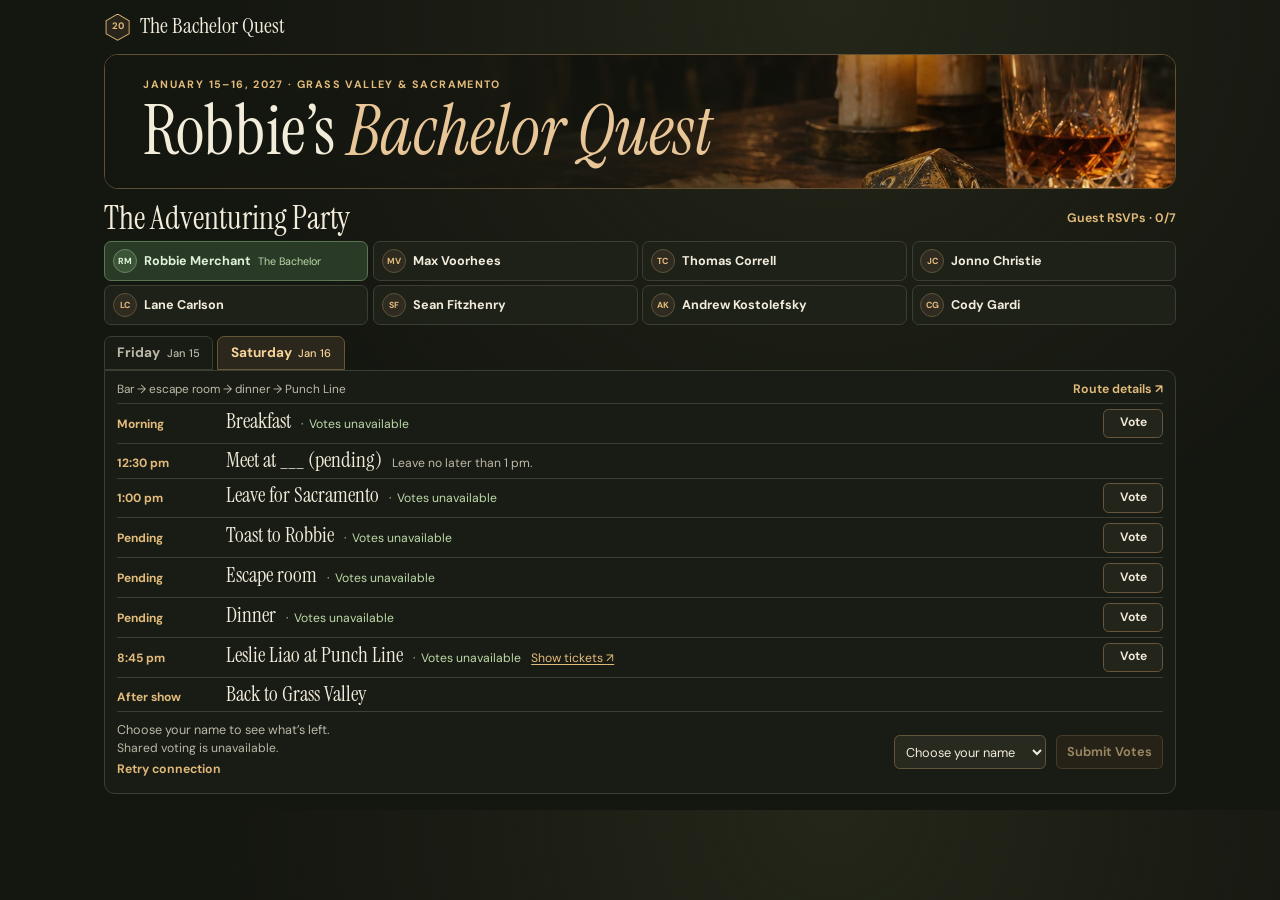
<file: index.html>
<!doctype html>
<html lang="en">
  <head>
    <meta charset="utf-8">
    <meta name="viewport" content="width=device-width, initial-scale=1">
    <meta name="description" content="The roster, schedule, and calling cards for Robbie Merchant’s bachelor weekend.">
    <title>Robbie’s Bachelor Quest</title>
    <link rel="preconnect" href="https://fonts.googleapis.com">
    <link rel="preconnect" href="https://fonts.gstatic.com" crossorigin>
    <link href="https://fonts.googleapis.com/css2?family=DM+Sans:wght@400;500;600;700&family=Instrument+Serif:ital@0;1&display=swap" rel="stylesheet">
    <link rel="stylesheet" href="bachelor-party.css?v=20261116c">
    <script src="bachelor-party-config.js" defer></script>
    <script src="bachelor-party.js?v=20261115s" defer></script>
    <script src="calling-cards.js?v=20261117a" defer></script>
  </head>
  <body>
    <a class="skip-link" href="#main">Skip to content</a>
    <header class="site-header shell">
      <span class="brand"><span class="brand-die" aria-hidden="true">20</span> The Bachelor Quest</span>
    </header>

    <main class="shell dashboard" id="main" data-view="party">
      <section class="hero" aria-labelledby="page-title">
        <img class="hero-image" src="assets/tavern-hero.webp" width="1536" height="1024" alt="" fetchpriority="high">
        <div class="hero-content">
          <p class="eyebrow">January 15–16, 2027 · Grass Valley &amp; Sacramento</p>
          <h1 id="page-title">Robbie’s <em>Bachelor Quest</em></h1>
        </div>
      </section>

      <section class="party-section" id="party" aria-labelledby="party-title">
        <div class="section-heading">
          <h2 id="party-title">The Adventuring Party</h2>
          <button class="quiet-button" type="button" data-open-dialog="rsvps" data-rsvp-summary>Guest RSVPs</button>
        </div>
        <ul class="party-roster" data-response-list></ul>
      </section>

      <section class="schedule" id="schedule" aria-label="Weekend schedule">
        <div class="schedule-navigation">
          <button class="party-tab" type="button" data-show-party aria-controls="party" aria-pressed="true">The Party</button>
          <div class="schedule-tabs" role="tablist" aria-label="Weekend schedule">
            <button id="friday-tab" type="button" role="tab" aria-selected="false" aria-controls="friday" tabindex="-1">Friday <span>Jan 15</span></button>
            <button id="saturday-tab" type="button" role="tab" aria-selected="true" aria-controls="saturday">Saturday <span>Jan 16</span></button>
          </div>
        </div>

        <div class="schedule-panel" id="friday" role="tabpanel" aria-labelledby="friday-tab" tabindex="0" hidden>
          <div class="schedule-caption"><span>Grass Valley</span></div>
          <ol class="timeline">
            <li>
              <span class="timeline-time">Afternoon</span>
              <div class="timeline-stop"><h3>Arrive at base camp</h3></div>
            </li>
            <li>
              <time class="timeline-time" datetime="16:00">4:00 pm</time>
              <div class="timeline-stop">
                <h3>Grass Valley Brewing Co.</h3>
                <a href="https://www.gvbrew.com/menus-1" target="_blank" rel="noopener">Brewery menu <span aria-hidden="true">↗</span></a>
              </div>
            </li>
            <li>
              <time class="timeline-time" datetime="18:00">6:00 pm</time>
              <div class="timeline-stop">
                <h3>D&amp;D at base camp</h3>
                <p class="vote-summary" data-vote-summary="dndHost"></p>
              </div>
              <button class="button button-outline timeline-vote" type="button" data-open-dialog="dnd-host" aria-label="Vote on hosting Friday’s D&amp;D game" aria-haspopup="dialog">Vote</button>
            </li>
          </ol>
        </div>

        <div class="schedule-panel" id="saturday" role="tabpanel" aria-labelledby="saturday-tab" tabindex="0">
          <div class="schedule-caption">
            <span>Bar → escape room → dinner → Punch Line</span>
            <button class="quiet-button" type="button" data-open-dialog="route">Route details <span aria-hidden="true">↗</span></button>
          </div>
          <ol class="timeline">
            <li>
              <span class="timeline-time">Morning</span>
              <div class="timeline-stop">
                <h3>Breakfast</h3>
                <p class="vote-summary" data-vote-summary="breakfast"></p>
              </div>
              <button class="button button-outline timeline-vote" type="button" data-open-dialog="breakfast" aria-label="Vote on Bubba’s Bagels" aria-haspopup="dialog">Vote</button>
            </li>
            <li>
              <time class="timeline-time" datetime="12:30">12:30 pm</time>
              <div class="timeline-stop"><h3>Meet at ___ (pending)</h3><p>Leave no later than 1 pm.</p></div>
            </li>
            <li id="calling-cards">
              <time class="timeline-time" datetime="13:00">1:00 pm</time>
              <div class="timeline-stop">
                <h3>Leave for Sacramento</h3>
                <p class="vote-summary" data-driver-count></p>
              </div>
              <button class="button button-outline timeline-vote" type="button" data-open-dialog="transportation" aria-label="Vote on transportation" aria-haspopup="dialog">Vote</button>
            </li>
            <li>
              <span class="timeline-time">Pending</span>
              <div class="timeline-stop">
                <h3>Toast to Robbie</h3>
                <p class="vote-summary" data-vote-summary="bar"></p>
              </div>
              <button class="button button-outline timeline-vote" type="button" data-open-ballot="bar" aria-label="Vote for a bar" aria-haspopup="dialog">Vote</button>
            </li>
            <li>
              <span class="timeline-time">Pending</span>
              <div class="timeline-stop">
                <h3>Escape room</h3>
                <p class="vote-summary" data-vote-summary="room"></p>
              </div>
              <button class="button button-outline timeline-vote" type="button" data-open-ballot="room" aria-label="Vote for an escape room location" aria-haspopup="dialog">Vote</button>
            </li>
            <li>
              <span class="timeline-time">Pending</span>
              <div class="timeline-stop">
                <h3>Dinner</h3>
                <p class="vote-summary" data-vote-summary="dinner"></p>
              </div>
              <button class="button button-outline timeline-vote" type="button" data-open-ballot="dinner" aria-label="Vote for dinner" aria-haspopup="dialog">Vote</button>
            </li>
            <li>
              <time class="timeline-time" datetime="20:45">8:45 pm</time>
              <div class="timeline-stop">
                <h3>Leslie Liao at Punch Line</h3>
                <p class="vote-summary" data-vote-summary="seating"></p>
                <a href="https://www.ticketmaster.com/leslie-liao-sacramento-california-01-16-2027/event/1C006543E18B42C7" target="_blank" rel="noopener">Show tickets <span aria-hidden="true">↗</span></a>
              </div>
              <button class="button button-outline timeline-vote" type="button" data-open-dialog="seating-voting" aria-label="Vote on seating" aria-haspopup="dialog">Vote</button>
            </li>
            <li>
              <span class="timeline-time">After show</span>
              <div class="timeline-stop"><h3>Back to Grass Valley</h3></div>
            </li>
          </ol>
          <div class="plan-submission" data-ballot-panel="submission">
            <div class="submission-status">
              <p id="plan-progress" data-plan-progress role="status">Choose your name to see what’s left.</p>
              <p class="vote-message" data-plan-tally></p>
              <p class="vote-message" data-ballot-status="submission" role="status"></p>
              <button class="quiet-button" type="button" data-ballot-retry hidden>Retry connection</button>
            </div>
            <div class="submission-controls">
              <label class="sr-only" for="submission-guest">Your calling card</label>
              <select id="submission-guest" data-ballot-guest><option value="">Choose your name</option></select>
              <button class="button button-choice" type="button" data-plan-submit aria-describedby="plan-progress" disabled>Submit Votes</button>
            </div>
          </div>
        </div>
      </section>
    </main>

    <dialog id="venue-voting" class="venue-dialog" aria-labelledby="venue-ballot-title" data-ballot-panel="venue">
      <div class="dialog-header">
        <h2 id="venue-ballot-title" data-venue-ballot-title></h2>
        <form method="dialog"><button class="close-button" aria-label="Close ballot">×</button></form>
      </div>
      <div class="venue-identity">
        <label for="venue-guest">Your calling card</label>
        <select id="venue-guest" data-ballot-guest>
          <option value="">Choose your name</option>
        </select>
      </div>
      <article class="venue-card" aria-labelledby="venue-name">
        <div class="venue-heading">
          <p class="eyebrow" data-venue-type></p>
          <h3 id="venue-name" data-venue-name></h3>
        </div>
        <div class="venue-front" data-venue-front>
          <p class="venue-address" data-venue-address></p>
          <p class="venue-short" data-venue-short></p>
        </div>
        <div class="venue-snapshot" id="venue-snapshot" hidden>
          <div class="venue-photos" data-venue-photos></div>
          <p data-venue-theme></p>
          <div class="venue-links" data-room-links hidden></div>
          <dl class="bar-routes" aria-label="Travel times from the bars" data-bar-routes hidden></dl>
          <div class="venue-links">
            <a data-venue-site target="_blank" rel="noopener">Venue details <span aria-hidden="true">↗</span></a>
            <a data-venue-booking target="_blank" rel="noopener" hidden>Check times <span aria-hidden="true">↗</span></a>
            <a data-venue-credit target="_blank" rel="noopener">Photo sources <span aria-hidden="true">↗</span></a>
            <a data-venue-directions target="_blank" rel="noopener" hidden>Route to Punch Line <span aria-hidden="true">↗</span></a>
          </div>
        </div>
        <div class="venue-actions">
          <button class="button button-outline" type="button" data-flip-card aria-expanded="false" aria-controls="venue-snapshot">Flip card <span aria-hidden="true">↻</span></button>
          <button class="button button-choice" type="button" data-vote="bar" data-choice="" aria-current="false" aria-disabled="true" data-venue-vote>Vote</button>
          <span class="venue-tally" data-venue-tally></span>
        </div>
      </article>
      <div class="deck-navigation" aria-label="Venue cards">
        <button class="button button-outline" type="button" data-deck-step="-1" aria-label="Previous venue">‹</button>
        <p role="status" data-deck-position></p>
        <button class="button button-outline" type="button" data-deck-step="1" aria-label="Next venue">›</button>
      </div>
      <div class="deck-footer">
        <p class="vote-message" role="status" data-ballot-status="venue"></p>
        <button class="quiet-button" type="button" data-vote="bar" data-choice="" data-clear-venue hidden>Clear choice</button>
        <button class="quiet-button" type="button" data-ballot-retry hidden>Retry connection</button>
      </div>
    </dialog>

    <dialog id="seating-voting" aria-labelledby="seating-ballot-title" data-ballot-panel="seating">
      <div class="dialog-header"><h2 id="seating-ballot-title">Vote on comedy seating</h2><form method="dialog"><button class="close-button" aria-label="Close seating ballot">×</button></form></div>
      <div class="venue-identity">
        <label for="seating-guest">Your calling card</label>
        <select id="seating-guest" data-ballot-guest>
          <option value="">Choose your name</option>
        </select>
      </div>
      <div class="dialog-copy">
        <p>Leslie Liao · Saturday, Jan 16 · Booking pending.</p>
        <p>Seven guests split eight tickets, covering Robbie’s. Quoted totals include fees and are before any tax.</p>
        <div class="poll-options" role="group" aria-label="Seating choices">
          <button class="button button-choice poll-option" type="button" data-vote="seating" data-choice="general" data-summary-label="General Seating" aria-pressed="false" aria-disabled="true">
            <strong>General Admission</strong>
            <span class="seating-price">$256.40 total for 8</span>
            <span>About $36.63 per payer</span>
            <span class="poll-tally" data-poll-tally></span>
          </button>
          <button class="button button-choice poll-option" type="button" data-vote="seating" data-choice="preferred" data-summary-label="Premium Seating" aria-pressed="false" aria-disabled="true">
            <strong>Preferred Premium Seating</strong>
            <span class="seating-price">$366.40 total for 8</span>
            <span>About $52.34 per payer</span>
            <span class="poll-tally" data-poll-tally></span>
          </button>
        </div>
        <p><strong>About $15.71 more per payer ($110 total)</strong> for the section closest to the stage. Both sections seat guests first come, first served. Specific seats and sitting together depend on availability.</p>
        <p>Line up together for the best chance of sitting together.</p>
        <details class="seating-map">
          <summary>View seating map</summary>
          <img src="assets/venues/punch-line-seating.webp" width="783" height="572" loading="lazy" alt="Punch Line seating map with the preferred section directly in front of the stage and general seating around it">
        </details>
        <p class="dialog-links">
          <a href="https://www.punchlinesac.com/visit" target="_blank" rel="noopener">Seating policy <span aria-hidden="true">↗</span></a>
          <a href="https://www.ticketmaster.com/leslie-liao-sacramento-california-01-16-2027/event/1C006543E18B42C7" target="_blank" rel="noopener">Show tickets <span aria-hidden="true">↗</span></a>
        </p>
      </div>
      <div class="deck-footer">
        <p class="vote-message" role="status" data-ballot-status="seating"></p>
        <button class="quiet-button" type="button" data-vote="seating" data-choice="" data-clear-seating hidden>Clear choice</button>
        <button class="quiet-button" type="button" data-ballot-retry hidden>Retry connection</button>
      </div>
    </dialog>

    <dialog id="route" aria-labelledby="route-title">
      <div class="dialog-header"><h2 id="route-title">Saturday route</h2><form method="dialog"><button class="close-button" aria-label="Close route details">×</button></form></div>
      <div class="dialog-copy">
        <p><strong>12:30 pm meetup.</strong> Location pending. Leave no later than 1 pm. Allow 75–90 minutes for the drive and parking.</p>
        <p><strong>Toast pending.</strong> Maple Room is a 20–25 minute walk to Enchambered. Take both cars from The Snug or Shady Lady to Enchambered, or from any bar to PanIQ.</p>
        <p><strong>Escape room pending.</strong> Confirm a slot for eight. Allow for travel, parking, and check-in 15 minutes before the room.</p>
        <p><strong>Dinner pending.</strong> Thai Terrace and Pier 50 Sushi are a short walk from Punch Line. Thai Terrace is next to Enchambered. From PanIQ, drive to dinner.</p>
        <p><strong>8:45 pm at Punch Line.</strong> 2100 Arden Way. Bring photo ID. Two beverages per guest, including alcohol-free options.</p>
        <p><strong>Weekend cap.</strong> $250 per person before restaurant tips. Seven guests split the escape room and Punch Line tickets to cover Robbie. The Punch Line ticket share is about $36.63 for general admission or $52.34 for preferred seating.</p>
        <p class="route-note">The map uses your votes or the first option for each stop. The escape room cards have walking or driving directions from each bar.</p>
        <p class="dialog-links">
          <a data-saturday-directions target="_blank" rel="noopener">Map the drive <span aria-hidden="true">↗</span></a>
          <a href="https://www.punchlinesac.com/visit" target="_blank" rel="noopener">Club policy <span aria-hidden="true">↗</span></a>
          <a href="https://www.openstreetmap.org/copyright" target="_blank" rel="noopener">© OpenStreetMap contributors <span aria-hidden="true">↗</span></a>
        </p>
      </div>
    </dialog>

    <dialog id="breakfast" aria-labelledby="breakfast-title" data-ballot-panel="breakfast">
      <div class="dialog-header"><h2 id="breakfast-title">Breakfast poll</h2><form method="dialog"><button class="close-button" aria-label="Close breakfast poll">×</button></form></div>
      <div class="venue-identity">
        <label for="breakfast-guest">Your calling card</label>
        <select id="breakfast-guest" data-ballot-guest><option value="">Choose your name</option></select>
      </div>
      <div class="dialog-copy">
        <div class="poll-options" role="group" aria-label="Breakfast choices">
          <button class="button button-choice poll-option" type="button" data-vote="breakfast" data-choice="bubbas" aria-pressed="false" aria-disabled="true">
            <strong>Bubba’s Bagels</strong><span class="poll-tally" data-poll-tally></span>
          </button>
          <button class="button button-choice poll-option" type="button" data-vote="breakfast" data-choice="own" aria-pressed="false" aria-disabled="true">
            <strong>I’ll get my own</strong><span class="poll-tally" data-poll-tally></span>
          </button>
        </div>
        <p>860 Sutton Way, Grass Valley · Saturday from 7 am · <a href="https://bubbas-bagels.com/" target="_blank" rel="noopener">Menu &amp; hours <span aria-hidden="true">↗</span></a></p>
        <div class="breakfast-order" data-breakfast-order hidden>
          <label for="breakfast-order">Your Bubba’s order</label>
          <textarea id="breakfast-order" rows="2" maxlength="400" placeholder="e.g. 1 everything bagel, toasted, with scallion cream cheese"></textarea>
        </div>
      </div>
      <div class="deck-footer">
        <p class="vote-message" role="status" data-ballot-status="breakfast"></p>
        <button class="quiet-button" type="button" data-vote="breakfast" data-choice="" data-clear-breakfast hidden>Clear choice</button>
        <button class="quiet-button" type="button" data-ballot-retry hidden>Retry connection</button>
      </div>
      <section class="breakfast-pickup" aria-labelledby="pickup-title">
        <h3 id="pickup-title">Bubba’s pickup list</h3>
        <p data-pickup-empty>No Bubba’s votes yet.</p>
        <dl data-pickup-orders></dl>
      </section>
    </dialog>

    <dialog id="dnd-host" aria-labelledby="dnd-host-title" data-ballot-panel="dndHost">
      <div class="dialog-header"><h2 id="dnd-host-title">Who can host D&amp;D?</h2><form method="dialog"><button class="close-button" aria-label="Close D&amp;D host poll">×</button></form></div>
      <div class="venue-identity">
        <label for="dnd-host-guest">Your calling card</label>
        <select id="dnd-host-guest" data-ballot-guest><option value="">Choose your name</option></select>
      </div>
      <div class="dialog-copy">
        <div class="poll-options" role="group" aria-label="Friday D&amp;D hosting availability">
          <button class="button button-choice poll-option" type="button" data-vote="dndHost" data-choice="host" data-summary-label="Can host" aria-pressed="false" aria-disabled="true">
            <strong>I can host</strong><span class="poll-tally" data-poll-tally></span>
          </button>
          <button class="button button-choice poll-option" type="button" data-vote="dndHost" data-choice="cant-host" data-summary-label="Can’t host" aria-pressed="false" aria-disabled="true">
            <strong>I can’t host</strong><span class="poll-tally" data-poll-tally></span>
          </button>
        </div>
        <dl class="roll-call">
          <dt>Can host</dt><dd data-roll-call="dndHost" data-choice="host"></dd>
          <dt>Can’t host</dt><dd data-roll-call="dndHost" data-choice="cant-host"></dd>
        </dl>
      </div>
      <div class="deck-footer">
        <p class="vote-message" role="status" data-ballot-status="dndHost"></p>
        <button class="quiet-button" type="button" data-vote="dndHost" data-choice="" hidden>Clear choice</button>
        <button class="quiet-button" type="button" data-ballot-retry hidden>Retry connection</button>
      </div>
    </dialog>

    <dialog id="transportation" aria-labelledby="transportation-title" data-ballot-panel="drive">
      <div class="dialog-header"><h2 id="transportation-title">Saturday transportation</h2><form method="dialog"><button class="close-button" aria-label="Close transportation vote">×</button></form></div>
      <div class="dialog-copy">
        <div><button class="button button-outline" type="button" data-choose-transport-guest>Choose your name</button></div>
        <div class="driver-choices" role="group" aria-label="Transportation choices" hidden>
          <label class="designated-driver"><input type="checkbox" data-designated-driver disabled> Designated Driver</label>
          <button class="button button-choice" type="button" data-vote="drive" data-choice="volunteer" data-car-offer aria-pressed="false" aria-disabled="true">We can take my car</button>
          <button class="button button-choice" type="button" data-vote="drive" data-choice="rider" aria-pressed="false" aria-disabled="true">I need a ride</button>
        </div>
      </div>
      <div class="deck-footer">
        <p class="vote-message" role="status" data-ballot-status="drive"></p>
        <button class="quiet-button" type="button" data-ballot-retry hidden>Retry connection</button>
      </div>
    </dialog>

    <dialog id="rsvps" aria-labelledby="rsvp-title">
      <div class="dialog-header"><h2 id="rsvp-title">Guest RSVPs</h2><form method="dialog"><button class="close-button" aria-label="Close guest RSVPs">×</button></form></div>
      <div class="dialog-copy" data-rsvp-details></div>
    </dialog>

  </body>
</html>
</file>
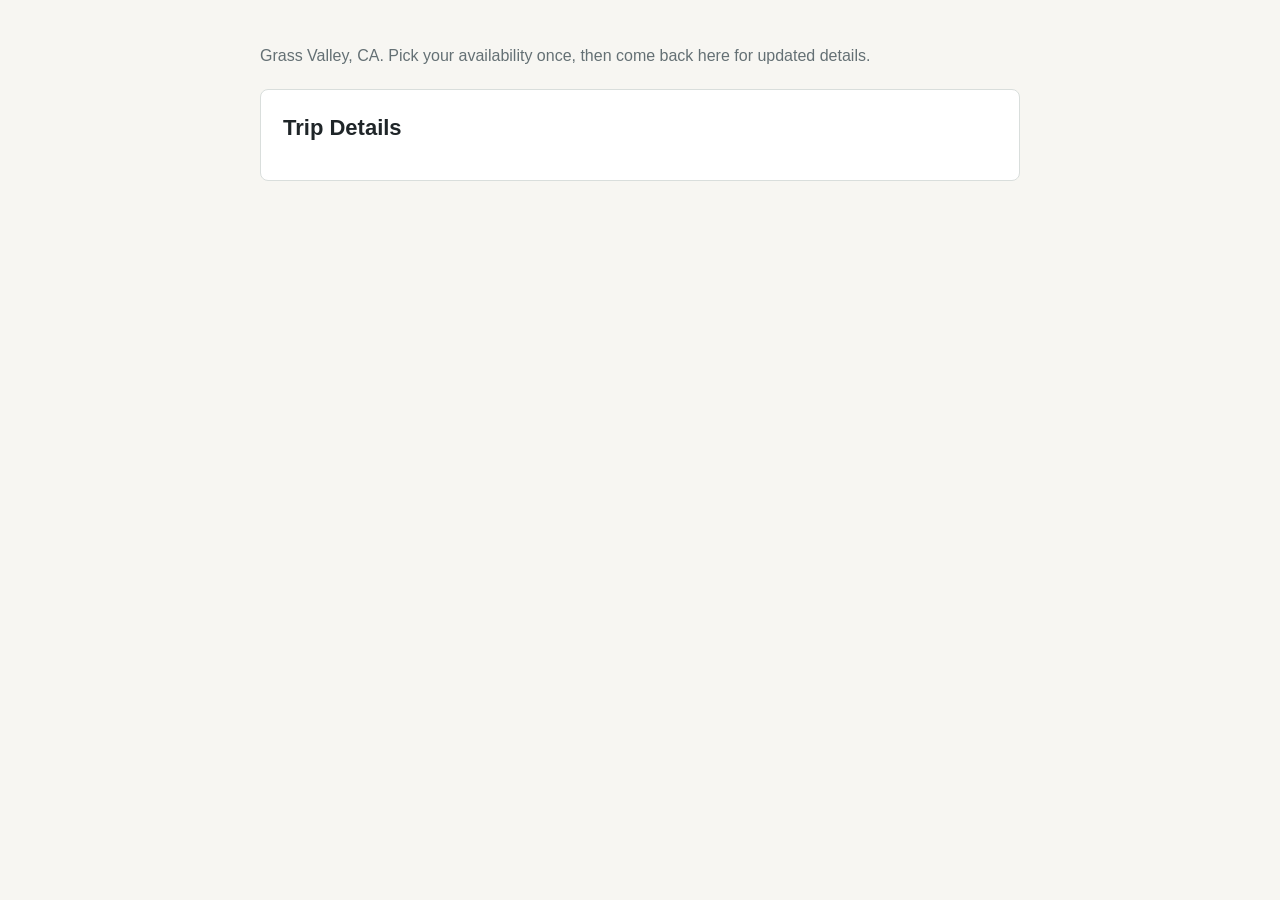
<file: google-form/web-app/Index.html>
<!doctype html>
<html>
  <head>
    <base target="_top">
    <meta name="viewport" content="width=device-width, initial-scale=1">
    <style>
      :root {
        color-scheme: light;
        --bg: #f7f6f2;
        --panel: #ffffff;
        --text: #1f2528;
        --muted: #647074;
        --line: #d9dedc;
        --accent: #245c4f;
        --accent-strong: #17463b;
        --danger: #9f2f2f;
        --success-bg: #e8f3ee;
      }

      * {
        box-sizing: border-box;
      }

      body {
        margin: 0;
        background: var(--bg);
        color: var(--text);
        font-family: Arial, Helvetica, sans-serif;
        line-height: 1.45;
      }

      main {
        width: min(760px, calc(100% - 32px));
        margin: 0 auto;
        padding: 36px 0 52px;
      }

      h1,
      h2,
      h3,
      p {
        margin-top: 0;
      }

      h1 {
        margin-bottom: 8px;
        font-size: clamp(30px, 7vw, 46px);
        letter-spacing: 0;
      }

      h2 {
        margin-bottom: 14px;
        font-size: 22px;
      }

      h3 {
        margin-bottom: 6px;
        font-size: 15px;
        text-transform: uppercase;
        letter-spacing: 0.06em;
      }

      .subtitle {
        margin-bottom: 22px;
        color: var(--muted);
        font-size: 16px;
      }

      .panel {
        margin-top: 18px;
        padding: 22px;
        background: var(--panel);
        border: 1px solid var(--line);
        border-radius: 8px;
      }

      .updates {
        display: grid;
        grid-template-columns: repeat(2, minmax(0, 1fr));
        gap: 12px;
      }

      .update-item {
        padding: 14px;
        border: 1px solid var(--line);
        border-radius: 8px;
        background: #fbfcfb;
      }

      .update-item p {
        margin-bottom: 10px;
        color: var(--muted);
      }

      .update-link {
        display: inline-flex;
        align-items: center;
        min-height: 38px;
        padding: 8px 12px;
        border-radius: 6px;
        background: var(--accent);
        color: #fff;
        font-weight: 700;
        text-decoration: none;
      }

      .update-link:hover,
      .update-link:focus {
        background: var(--accent-strong);
      }

      label {
        display: block;
        margin-bottom: 8px;
        font-weight: 700;
      }

      select,
      input,
      textarea {
        width: 100%;
        min-height: 46px;
        padding: 10px 12px;
        border: 1px solid #b7c1bd;
        border-radius: 6px;
        background: #fff;
        color: var(--text);
        font: inherit;
      }

      textarea {
        min-height: 104px;
        resize: vertical;
      }

      .field {
        margin-bottom: 16px;
      }

      .choices {
        display: grid;
        gap: 10px;
      }

      .choice {
        display: grid;
        grid-template-columns: 22px 1fr;
        gap: 10px;
        align-items: start;
        padding: 12px;
        border: 1px solid var(--line);
        border-radius: 8px;
        background: #fbfcfb;
        font-weight: 400;
      }

      .choice input {
        width: 18px;
        min-height: 18px;
        margin-top: 2px;
      }

      button {
        min-height: 46px;
        padding: 10px 16px;
        border: 0;
        border-radius: 6px;
        background: var(--accent);
        color: #fff;
        font: inherit;
        font-weight: 700;
        cursor: pointer;
      }

      button:hover,
      button:focus {
        background: var(--accent-strong);
      }

      button:disabled {
        cursor: wait;
        opacity: 0.7;
      }

      .locked {
        padding: 14px;
        border: 1px solid #b8d3c5;
        border-radius: 8px;
        background: var(--success-bg);
      }

      .error {
        margin: 12px 0 0;
        color: var(--danger);
        font-weight: 700;
      }

      .muted {
        color: var(--muted);
      }

      .identity-summary {
        margin-bottom: 16px;
        padding: 12px;
        border: 1px solid var(--line);
        border-radius: 8px;
        background: #fbfcfb;
      }

      .identity-summary p {
        margin-bottom: 4px;
      }

      .identity-summary p:last-child {
        margin-bottom: 0;
      }

      .hidden {
        display: none;
      }

      @media (max-width: 620px) {
        main {
          width: min(100% - 24px, 760px);
          padding-top: 24px;
        }

        .panel {
          padding: 16px;
        }

        .updates {
          grid-template-columns: 1fr;
        }
      }
    </style>
  </head>
  <body>
    <main>
      <h1><?= appTitle ?></h1>
      <p class="subtitle">Grass Valley, CA. Pick your availability once, then come back here for updated details.</p>

      <section class="panel">
        <h2>Trip Details</h2>
        <div id="updates" class="updates"></div>
      </section>

      <section id="identityPanel" class="panel hidden">
        <h2>Find Your Invite</h2>
        <div class="field">
          <label for="name">Your name</label>
          <select id="name"></select>
        </div>
        <button id="verifyButton" type="button">Continue</button>
        <p id="identityError" class="error hidden"></p>
      </section>

      <section id="rsvpPanel" class="panel hidden"></section>
    </main>

    <script>
      const INITIAL_TOKEN = <?!= JSON.stringify(initialToken || '') ?>;
      const RSVP_OPTIONS = [
        'Yes, I am in',
        'Maybe / depends on the date',
        'Sorry, I cannot make it'
      ];

      let config = null;
      let state = null;

      function setLoading(button, isLoading) {
        if (!button) {
          return;
        }

        button.disabled = isLoading;
        button.textContent = isLoading ? (button.dataset.loadingLabel || 'Saving...') : button.dataset.label;
      }

      function showError(elementId, message) {
        const element = document.getElementById(elementId);
        element.textContent = message;
        element.classList.remove('hidden');
      }

      function clearError(elementId) {
        const element = document.getElementById(elementId);
        element.textContent = '';
        element.classList.add('hidden');
      }

      function renderUpdates(updates) {
        const container = document.getElementById('updates');
        container.innerHTML = '';

        updates.forEach(function(update) {
          const item = document.createElement('article');
          item.className = 'update-item';
          item.innerHTML = '<h3></h3><p></p>';
          item.querySelector('h3').textContent = update.title;
          item.querySelector('p').textContent = update.detail || 'Will be updated after finalizing a weekend.';

          if (update.linkUrl) {
            const link = document.createElement('a');
            link.className = 'update-link';
            link.href = update.linkUrl;
            link.target = '_blank';
            link.rel = 'noopener noreferrer';
            link.textContent = update.linkLabel || 'Open link';
            item.appendChild(link);
          }

          container.appendChild(item);
        });
      }

      function renderIdentityPanel() {
        if (!config || !config.inviteeNames) {
          return;
        }

        const panel = document.getElementById('identityPanel');
        const select = document.getElementById('name');
        select.innerHTML = '';

        config.inviteeNames.forEach(function(name) {
          const option = document.createElement('option');
          option.value = name;
          option.textContent = name;
          select.appendChild(option);
        });

        panel.classList.remove('hidden');
      }

      function renderRsvpPanel(nextState) {
        state = nextState;
        renderUpdates(state.updates);

        const panel = document.getElementById('rsvpPanel');
        const response = state.response;
        document.getElementById('identityPanel').classList.add('hidden');
        panel.classList.remove('hidden');

        if (response) {
          panel.innerHTML = [
            '<h2>RSVP Saved</h2>',
            '<div class="locked">',
            '<p><strong>' + escapeHtml(state.invitee.name) + '</strong>, your RSVP has already been recorded. This section is now read-only.</p>',
            state.invitee.phone ? '<p><strong>Phone:</strong> ' + escapeHtml(state.invitee.phone) + '</p>' : '',
            '<p><strong>RSVP:</strong> ' + escapeHtml(response.rsvp) + '</p>',
            '<p><strong>Availability:</strong> ' + escapeHtml(response.availability.join('; ')) + '</p>',
            response.notes ? '<p><strong>Notes:</strong> ' + escapeHtml(response.notes) + '</p>' : '',
            '</div>'
          ].join('');
          return;
        }

        panel.innerHTML = [
          '<h2>RSVP</h2>',
          '<div class="identity-summary">',
          '<p><strong>Name:</strong> ' + escapeHtml(state.invitee.name) + '</p>',
          state.invitee.phone ? '<p><strong>Phone:</strong> ' + escapeHtml(state.invitee.phone) + '</p>' : '<p class="muted">No phone number is saved for this invitee yet.</p>',
          '</div>',
          '<div class="field">',
          '<label>RSVP</label>',
          '<div id="rsvpOptions" class="choices"></div>',
          '</div>',
          '<div class="field">',
          '<label>Which weekend(s) work for you?</label>',
          '<div id="availabilityOptions" class="choices"></div>',
          '</div>',
          '<div class="field">',
          '<label for="notes">Anything else the planner should know?</label>',
          '<textarea id="notes" placeholder="Travel constraints, timing notes, dietary restrictions, or other details."></textarea>',
          '</div>',
          '<button id="submitButton" type="button" data-label="Submit RSVP">Submit RSVP</button>',
          '<p id="submitError" class="error hidden"></p>'
        ].join('');

        renderChoiceGroup('rsvpOptions', 'rsvp', RSVP_OPTIONS, 'radio');
        renderChoiceGroup('availabilityOptions', 'availability', state.weekends, 'checkbox');

        document.getElementById('submitButton').addEventListener('click', submitRsvp);
      }

      function renderChoiceGroup(containerId, name, values, type) {
        const container = document.getElementById(containerId);
        values.forEach(function(value) {
          const id = name + '-' + values.indexOf(value);
          const label = document.createElement('label');
          label.className = 'choice';
          label.setAttribute('for', id);
          label.innerHTML = '<input id="' + id + '" name="' + name + '" type="' + type + '" value=""><span></span>';
          label.querySelector('input').value = value;
          label.querySelector('span').textContent = value;
          container.appendChild(label);
        });
      }

      function verifyIdentity() {
        clearError('identityError');
        const button = document.getElementById('verifyButton');
        button.dataset.label = 'Continue';
        button.dataset.loadingLabel = 'Loading...';
        setLoading(button, true);

        google.script.run
          .withSuccessHandler(function(result) {
            setLoading(button, false);
            if (!result.ok) {
              showError('identityError', result.error);
              return;
            }
            renderRsvpPanel(result);
          })
          .withFailureHandler(function(error) {
            setLoading(button, false);
            showError('identityError', error.message || String(error));
          })
          .getStateForName(document.getElementById('name').value);
      }

      function submitRsvp() {
        clearError('submitError');
        const button = document.getElementById('submitButton');
        button.dataset.label = 'Submit RSVP';
        button.dataset.loadingLabel = 'Saving...';

        const rsvpInput = document.querySelector('input[name="rsvp"]:checked');
        const availability = Array.from(document.querySelectorAll('input[name="availability"]:checked')).map(function(input) {
          return input.value;
        });

        if (!rsvpInput) {
          showError('submitError', 'Please choose an RSVP option.');
          return;
        }

        if (availability.length < 1) {
          showError('submitError', 'Please select at least one availability option.');
          return;
        }

        setLoading(button, true);

        google.script.run
          .withSuccessHandler(function(result) {
            setLoading(button, false);
            if (!result.ok) {
              showError('submitError', result.error);
              return;
            }
            renderRsvpPanel(result);
          })
          .withFailureHandler(function(error) {
            setLoading(button, false);
            showError('submitError', error.message || String(error));
          })
          .submitRsvp({
            token: state.token,
            rsvp: rsvpInput.value,
            availability: availability,
            notes: document.getElementById('notes').value
          });
      }

      function loadByToken(token) {
        google.script.run
          .withSuccessHandler(function(result) {
            if (!result.ok) {
              renderIdentityPanel();
              showError('identityError', result.error);
              return;
            }
            renderRsvpPanel(result);
          })
          .withFailureHandler(function(error) {
            renderIdentityPanel();
            showError('identityError', error.message || String(error));
          })
          .getStateForToken(token);
      }

      function escapeHtml(value) {
        return String(value || '')
          .replace(/&/g, '&amp;')
          .replace(/</g, '&lt;')
          .replace(/>/g, '&gt;')
          .replace(/"/g, '&quot;')
          .replace(/'/g, '&#039;');
      }

      document.getElementById('verifyButton').addEventListener('click', verifyIdentity);

      google.script.run
        .withSuccessHandler(function(result) {
          config = result;
          renderUpdates(config.updates);

          if (INITIAL_TOKEN) {
            loadByToken(INITIAL_TOKEN);
          } else {
            renderIdentityPanel();
          }
        })
        .withFailureHandler(function(error) {
          renderUpdates([
            { title: 'Error', detail: error.message || String(error) }
          ]);
          renderIdentityPanel();
        })
        .getPublicConfig();
    </script>
  </body>
</html>
</file>
<file: bachelor-party.css>
:root {
  color-scheme: dark;
  --bg: #141610;
  --panel: #1d2118;
  --panel-dark: #191c15;
  --line: #3b3e31;
  --text: #f2ecdb;
  --muted: #bcb9a8;
  --gold: #e2bb7b;
  --gold-light: #f6d499;
  --green: #bcdaa9;
  --serif: "Instrument Serif", Georgia, serif;
  --sans: "DM Sans", system-ui, sans-serif;
}

*, *::before, *::after { box-sizing: border-box; }
[hidden] { display: none !important; }
body {
  margin: 0;
  background: radial-gradient(ellipse at 65% 0, #242619 0, transparent 38rem), var(--bg);
  color: var(--text);
  font: 400 0.9rem/1.45 var(--sans);
}
h1, h2, h3, p { margin: 0; }
h1, h2, h3 { font-family: var(--serif); font-weight: 400; line-height: 1.05; }
a { color: var(--gold); text-underline-offset: 0.2em; }
a:hover { color: var(--gold-light); }
button, select { font: inherit; }
button { cursor: pointer; }
:focus-visible { outline: 2px solid var(--gold-light); outline-offset: 3px; }

.sr-only {
  position: absolute;
  width: 1px;
  height: 1px;
  padding: 0;
  overflow: hidden;
  clip-path: inset(50%);
  white-space: nowrap;
}
.skip-link {
  position: fixed;
  z-index: 2;
  top: 0.65rem;
  left: 0.65rem;
  padding: 0.55rem 0.85rem;
  background: var(--gold);
  color: var(--bg);
  transform: translateY(-200%);
}
.skip-link:focus { transform: translateY(0); }
.shell { width: min(67rem, calc(100% - 3rem)); margin-inline: auto; }

.site-header, .section-heading, .schedule-caption, .dialog-header {
  display: flex;
  align-items: center;
  justify-content: space-between;
  gap: 0.65rem;
}
.site-header { min-height: 3.4rem; }
.brand {
  display: flex;
  align-items: center;
  gap: 0.55rem;
  font: 1.35rem/1 var(--serif);
  white-space: nowrap;
}
.brand-die {
  display: inline-grid;
  position: relative;
  width: 1.7rem;
  height: 1.7rem;
  place-items: center;
  isolation: isolate;
  color: var(--gold);
  font: 700 0.59rem/1 var(--sans);
}
.brand-die::before, .brand-die::after {
  position: absolute;
  content: "";
  inset: 0;
  clip-path: polygon(50% 0%, 94% 25%, 94% 75%, 50% 100%, 6% 75%, 6% 25%);
  z-index: -2;
  background: var(--gold);
}
.brand-die::after { inset: 1px; z-index: -1; background: #29251a; }
.quiet-button {
  padding: 0.25rem 0;
  border: 0;
  background: none;
  color: var(--gold);
  font-size: 0.77rem;
  font-weight: 650;
  text-underline-offset: 0.22em;
}
.quiet-button:hover { color: var(--gold-light); text-decoration: underline; }

.dashboard { padding-bottom: 1rem; }
.hero {
  position: relative;
  display: grid;
  align-items: center;
  isolation: isolate;
  min-height: clamp(7.5rem, 15vh, 9rem);
  overflow: hidden;
  border: 1px solid #625034;
  border-radius: 0.85rem;
  background: #282015;
}
.hero-image, .hero::after {
  position: absolute;
  inset: 0;
  width: 100%;
  height: 100%;
}
.hero-image { object-fit: cover; object-position: center 65%; z-index: -2; }
.hero::after {
  content: "";
  z-index: -1;
  background: linear-gradient(90deg, #141610f7, #161811d9 34%, #18181041 77%, transparent);
}
.hero-content { padding: 1rem clamp(1rem, 4vw, 2.4rem); }
.eyebrow {
  color: var(--gold);
  font-size: 0.67rem;
  font-weight: 700;
  letter-spacing: 0.13em;
  text-transform: uppercase;
}
.hero h1 { margin-top: 0.15rem; font-size: clamp(2.75rem, 5.4vw, 4.6rem); }
.hero h1 em { color: #e9c698; }

.party-section { margin-top: 0.8rem; }
.section-heading { margin-bottom: 0.35rem; }
.section-heading h2 { font-size: clamp(1.42rem, 2.5vw, 2.05rem); }
.party-roster {
  display: grid;
  grid-template-columns: repeat(4, minmax(0, 1fr));
  gap: 0.3rem;
  margin: 0;
  padding: 0;
  list-style: none;
}
.member { min-width: 0; }
.member button {
  display: flex;
  align-items: center;
  gap: 0.46rem;
  width: 100%;
  min-height: 2.45rem;
  height: 100%;
  padding: 0.23rem 0.47rem;
  border: 1px solid var(--line);
  border-radius: 0.44rem;
  background: var(--panel);
  color: var(--text);
  text-align: left;
}
.member button:hover { border-color: #806c4b; background: #2a2b21; }
.member button[aria-pressed="true"] { border-color: var(--gold); }
.member-bachelor button { border-color: #5a7752; background: #293a27; color: #e0f0d9; }
.member-bachelor button:hover { border-color: #8da581; background: #2d422a; }
.member-mark {
  display: grid;
  flex: 0 0 1.5rem;
  height: 1.5rem;
  place-items: center;
  border: 1px solid #5e533b;
  border-radius: 50%;
  background: #302b20;
  color: var(--gold);
  font-size: 0.55rem;
  font-weight: 700;
}
.member-bachelor .member-mark { border-color: #678861; background: #3b5437; color: #e2f5d8; }
.member-info {
  display: flex;
  align-items: baseline;
  flex-wrap: wrap;
  column-gap: 0.45rem;
  min-width: 0;
  line-height: 1.16;
}
.member-info strong { font-size: 0.79rem; overflow-wrap: anywhere; }
.member-info > span { color: var(--green); font-size: 0.67rem; }

.driver-choices, .venue-actions, .deck-footer, .venue-links, .dialog-links {
  display: flex;
  align-items: center;
  flex-wrap: wrap;
  gap: 0.4rem 0.62rem;
}
.designated-driver {
  display: inline-flex;
  align-items: center;
  gap: 0.42rem;
  min-height: 2.15rem;
  font-size: 0.8rem;
  color: var(--muted);
  cursor: pointer;
}
.designated-driver input { width: 1rem; height: 1rem; margin: 0; accent-color: var(--gold); }
.designated-driver:has(input:disabled) { opacity: 0.58; cursor: default; }
select {
  min-height: 2.15rem;
  max-width: 100%;
  padding: 0.3rem 0.42rem;
  border: 1px solid #62543b;
  border-radius: 0.35rem;
  background: #28291f;
  color: var(--text);
  font-size: 0.8rem;
}
.button {
  display: inline-flex;
  align-items: center;
  justify-content: center;
  gap: 0.35rem;
  min-height: 2.15rem;
  padding: 0.32rem 0.62rem;
  border: 1px solid #68563c;
  border-radius: 0.35rem;
  background: #24251a;
  color: var(--text);
  font-size: 0.8rem;
  font-weight: 650;
  line-height: 1.15;
}
.button:hover { border-color: var(--gold); color: var(--gold-light); }
.button-choice { background: #302819; color: var(--gold-light); }
.button-choice:is([aria-pressed="true"], [aria-current="true"]) { background: var(--gold); border-color: var(--gold); color: #21180e; }
button[aria-disabled="true"], button:disabled { opacity: 0.58; cursor: default; }
.button[aria-disabled="true"]:hover, .button:disabled:hover { border-color: #68563c; }
.vote-message { color: var(--muted); font-size: 0.76rem; }
.vote-message:empty { display: none; }

.schedule { margin-top: 0.7rem; }
.schedule-navigation { display: flex; align-items: center; }
.schedule-tabs { display: flex; gap: 0.24rem; }
.schedule-tabs button, .party-tab {
  min-height: 2.15rem;
  padding: 0.3rem 0.78rem;
  border: 1px solid var(--line);
  border-radius: 0.44rem 0.44rem 0 0;
  background: var(--panel-dark);
  color: var(--muted);
  font-size: 0.85rem;
  font-weight: 700;
  white-space: nowrap;
}
.schedule-tabs button:hover, .party-tab:hover { color: var(--text); }
.schedule-tabs span { margin-left: 0.22rem; font-size: 0.69rem; font-weight: 500; }
.schedule-tabs button[aria-selected="true"], .party-tab[aria-pressed="true"] {
  border-color: #665739;
  background: #2b271c;
  color: var(--gold-light);
}
.party-tab { display: none; }
.schedule-panel {
  padding: 0.37rem 0.75rem 0.25rem;
  border: 1px solid var(--line);
  border-radius: 0 0.65rem 0.65rem 0.65rem;
  background: var(--panel-dark);
}
.schedule-caption { min-height: 1.4rem; color: var(--muted); font-size: 0.74rem; }
.plan-submission, .submission-controls {
  display: flex;
  align-items: center;
  flex-wrap: wrap;
  gap: 0.4rem 0.65rem;
}
.plan-submission {
  justify-content: space-between;
  border-top: 1px solid var(--line);
  padding-block: 0.55rem 0.35rem;
}
.submission-status { flex: 1 1 16rem; color: var(--muted); font-size: 0.79rem; }
[data-plan-tally] { color: var(--green); }
[data-plan-submit][data-submitted] { color: var(--green); }
.route-note { font-size: 0.76rem; }
.venue-dialog .dialog-header h2 { font-size: clamp(1.5rem, 4vw, 1.9rem); }
.timeline { --time-column: 6.2rem; list-style: none; margin: 0; padding: 0; }
.timeline > li {
  display: grid;
  grid-template-columns: var(--time-column) minmax(0, 1fr);
  align-items: baseline;
  gap: 0.2rem 0.6rem;
  padding: 0.29rem 0;
  border-top: 1px solid var(--line);
}
.timeline-time { color: var(--gold); font-size: 0.75rem; font-weight: 700; }
.timeline-stop {
  display: flex;
  align-items: baseline;
  flex-wrap: wrap;
  gap: 0.05rem 0.65rem;
  min-width: 0;
}
.timeline-stop h3 { font-size: 1.31rem; line-height: 1.13; }
.timeline-stop p, .timeline-stop a { font-size: 0.76rem; }
.timeline-stop p { color: var(--muted); }
.timeline-stop .quiet-button { padding-block: 0.1rem; }
.timeline-stop .vote-summary { color: var(--green); }
.vote-summary:empty { display: none; }
.vote-summary::before { content: "·"; margin-right: 0.35rem; }
.timeline > li:has(> .timeline-vote) {
  grid-template-columns: var(--time-column) minmax(0, 1fr) auto;
}
.timeline-vote {
  justify-self: end;
  align-self: center;
  min-width: 3.75rem;
  min-height: 1.85rem;
  padding: 0.2rem 0.55rem;
  font-size: 0.76rem;
}
.timeline-vote[data-voted] { border-color: #678861; color: var(--green); }

dialog {
  width: min(38rem, calc(100% - 1.5rem));
  max-height: calc(100dvh - 1.5rem);
  padding: 1.1rem;
  overflow: auto;
  border: 1px solid #6f5c3c;
  border-radius: 0.8rem;
  background: #20221a;
  color: var(--text);
  box-shadow: 0 1.5rem 4.5rem #080905b3;
}
dialog::backdrop { background: #0a0b08bd; }
.dialog-header { align-items: center; margin-bottom: 0.65rem; }
.dialog-header h2 { font-size: clamp(1.9rem, 5vw, 2.55rem); }
.close-button {
  display: grid;
  width: 2.15rem;
  height: 2.15rem;
  place-items: center;
  border: 1px solid var(--line);
  border-radius: 50%;
  background: var(--panel-dark);
  color: var(--text);
  font-size: 1.45rem;
  line-height: 1;
}
.close-button:hover { border-color: var(--gold); color: var(--gold-light); }
.dialog-copy { display: grid; gap: 0.65rem; color: var(--muted); }
.dialog-copy strong, .dialog-copy h3 { color: var(--text); }
.dialog-copy h3 { font-size: 1.5rem; }
.poll-options { display: grid; grid-template-columns: repeat(2, minmax(0, 1fr)); gap: 0.48rem; }
.poll-option {
  display: grid;
  justify-content: stretch;
  align-content: start;
  gap: 0.23rem;
  padding: 0.7rem;
  text-align: start;
}
.poll-option strong { color: inherit; }
.seating-price { font: 1.5rem/1.12 "Instrument Serif", Georgia, serif; }
.poll-tally { margin-top: 0.18rem; font-size: 0.74rem; }
.breakfast-order, .breakfast-pickup { display: grid; gap: 0.42rem; }
.breakfast-order label { color: var(--text); font-weight: 650; }
.breakfast-order textarea {
  width: 100%;
  min-height: 3.5rem;
  padding: 0.5rem 0.65rem;
  resize: vertical;
  border: 1px solid var(--line);
  border-radius: 0.43rem;
  background: var(--panel-dark);
  color: var(--text);
  font: inherit;
}
.breakfast-pickup {
  margin-top: 0.7rem;
  padding-top: 0.7rem;
  border-top: 1px solid var(--line);
}
.breakfast-pickup h3 { font-size: 1.5rem; }
.breakfast-pickup p, .breakfast-pickup dl { color: var(--muted); font-size: 0.82rem; }
.breakfast-pickup dl {
  display: grid;
  grid-template-columns: minmax(6rem, 32%) minmax(0, 1fr);
  gap: 0.3rem 0.75rem;
  margin: 0;
}
.breakfast-pickup dt { color: var(--gold-light); font-weight: 650; }
.breakfast-pickup dd { margin: 0; white-space: pre-wrap; overflow-wrap: anywhere; }
.seating-map summary { width: fit-content; cursor: pointer; color: var(--gold); font-size: 0.82rem; }
.seating-map img {
  display: block;
  width: auto;
  max-width: 100%;
  height: auto;
  max-height: min(15rem, 34dvh);
  margin-top: 0.4rem;
  border-radius: 0.27rem;
}
.roll-call { display: grid; grid-template-columns: auto 1fr; gap: 0.5rem 0.8rem; margin: 0; }
.roll-call dt { font-weight: 700; color: var(--green); }
.roll-call dd { margin: 0; }
.availability-list { margin: 0; padding-left: 1.3rem; }

.venue-identity { display: flex; align-items: center; flex-wrap: wrap; gap: 0.24rem 0.6rem; margin-bottom: 0.65rem; color: var(--muted); font-size: 0.82rem; }
.venue-card { border: 1px solid #665739; border-radius: 0.6rem; background: var(--panel-dark); padding: 0.85rem; }
.venue-heading h3 { margin-top: 0.18rem; font-size: clamp(1.95rem, 4.2vw, 2.8rem); }
.venue-address { margin-top: 0.45rem; color: var(--gold); font-size: 0.78rem; }
.venue-short, .venue-snapshot p { margin-top: 0.3rem; color: var(--muted); font-size: 0.85rem; }
.venue-short { white-space: pre-line; }
.venue-front { min-height: 3.65rem; }
.venue-photos { display: grid; grid-template-columns: repeat(3, minmax(0, 1fr)); gap: 0.3rem; margin-block: 0.62rem; }
.venue-photos img {
  display: block;
  width: 100%;
  height: auto;
  aspect-ratio: 4 / 3;
  object-fit: cover;
  border: 1px solid var(--line);
  border-radius: 0.27rem;
  background: var(--panel);
}
.venue-photos img[src$="/tortuga-room.webp"] { object-position: center 30%; }
.venue-photos:has(> :only-child) { grid-template-columns: minmax(0, 1fr); }
.venue-photos:has(> :only-child) img { aspect-ratio: 3 / 1; object-fit: contain; }
.venue-links { margin-top: 0.4rem; font-size: 0.75rem; }
.bar-routes {
  display: grid;
  grid-template-columns: minmax(0, 1fr) auto;
  gap: 0.14rem 0.55rem;
  margin: 0.45rem 0 0.35rem;
  padding: 0.35rem 0.5rem;
  border-left: 1px solid var(--line);
  color: var(--muted);
  font-size: 0.76rem;
}
.bar-routes dd { margin: 0; text-align: end; }
.venue-actions { margin-top: 0.65rem; padding-top: 0.64rem; border-top: 1px solid var(--line); }
.venue-tally { margin-left: auto; color: var(--green); font-size: 0.83rem; }
.deck-navigation { display: flex; align-items: center; justify-content: space-between; margin-top: 0.55rem; color: var(--muted); font-size: 0.79rem; }
.deck-navigation .button { min-width: 2.3rem; font-size: 1.45rem; }
.deck-footer { justify-content: space-between; }
.deck-footer:has(.vote-message:not(:empty), button:not([hidden])) { margin-top: 0.3rem; }

@media (min-width: 48.001rem) and (max-height: 49rem) {
  .site-header { min-height: 2.85rem; }
  .dashboard { padding-bottom: 0.5rem; }
  .hero { min-height: 5.9rem; }
  .hero-content { padding-block: 0.5rem; }
  .hero h1 { font-size: clamp(2.6rem, 5vw, 3.7rem); }
  .party-section { margin-top: 0.6rem; }
  .member button { min-height: 2.13rem; }
  .timeline > li { padding-block: 0.21rem; }
}

@media (max-width: 48rem), (max-height: 40rem) {
  .dashboard:not([data-view="party"]) .hero,
  .dashboard:not([data-view="party"]) .party-section,
  .dashboard[data-view="party"] .schedule-panel { display: none; }
  .dashboard[data-view="party"] [role="tab"][aria-selected="true"] {
    border-color: var(--line);
    background: var(--panel-dark);
    color: var(--muted);
  }
  .party-tab { display: block; margin-right: 0.24rem; }
  .timeline > li { padding-block: 0.42rem; }
}

@media (max-width: 48rem) {
  .schedule-caption { align-items: start; padding-bottom: 0.3rem; }
  .schedule-caption .quiet-button { white-space: nowrap; }
}

@media (max-width: 40rem) {
  .shell { width: calc(100% - 1.4rem); }
  .site-header { min-height: 2.85rem; }
  .hero { min-height: 6.9rem; }
  .hero-content { padding: 0.7rem 0.8rem; }
  .hero h1 { font-size: clamp(2.15rem, 9vw, 3.4rem); }
  .hero-image { object-position: 62% 66%; }
  .hero::after { background: linear-gradient(90deg, #141610ed, #161811d9 38%, #18181070 78%); }
  .party-roster { grid-template-columns: repeat(2, minmax(0, 1fr)); }
  .driver-choices { gap: 0.26rem; }
  .driver-choices .button { padding-inline: 0.4rem; }
  .timeline { --time-column: 4.25rem; }
  .timeline-stop h3 { font-size: 1.24rem; }
  .timeline-stop p { flex-basis: 100%; }
  .vote-summary::before { content: none; }
  .schedule-panel { padding-inline: 0.55rem; }
  .schedule-tabs button, .party-tab { padding-inline: 0.51rem; }
  dialog { padding: 0.85rem; }
}
</file>
